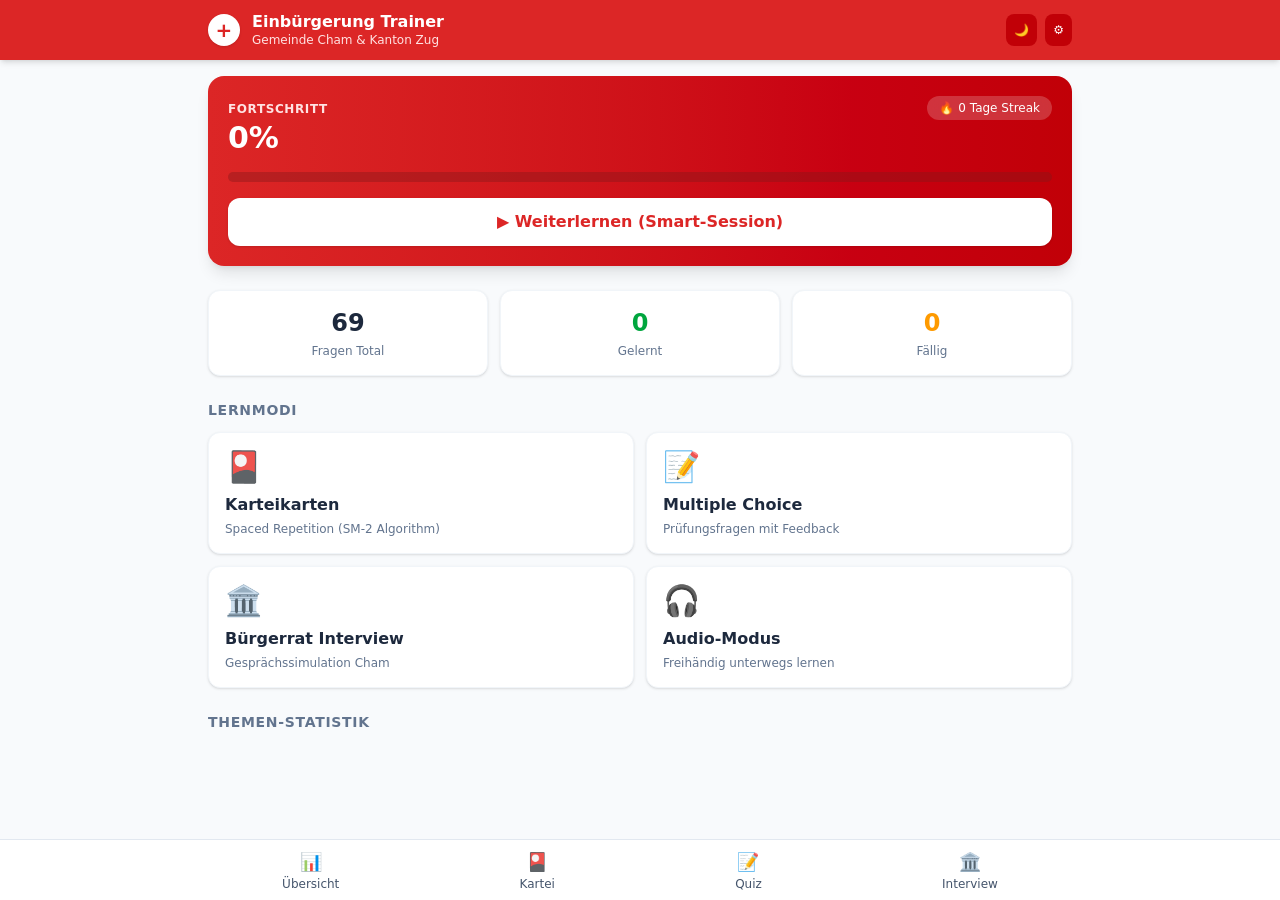
<file: index.html>
<!DOCTYPE html>
<html lang="de-CH">
<head>
  <meta charset="UTF-8">
  <meta name="viewport" content="width=device-width, initial-scale=1.0, maximum-scale=1.0, user-scalable=no">
  <meta name="theme-color" content="#dc2626">
  <title>Einbürgerung Trainer – Cham & Zug</title>
  <link rel="manifest" href="manifest.webmanifest">
  <link rel="icon" href="icon-192.png" type="image/png">
  <link rel="stylesheet" href="tailwind-offline.css">
  <style>
    /* Custom CSS for Animations & Touch Ergonomics */
    .card-flip {
      perspective: 1000px;
    }
    .card-inner {
      transition: transform 0.6s;
      transform-style: preserve-3d;
    }
    .card-inner.flipped {
      transform: rotateY(180deg);
    }
    .card-front, .card-back {
      backface-visibility: hidden;
      -webkit-backface-visibility: hidden;
    }
    .card-back {
      transform: rotateY(180deg);
    }
    /* Touch Target Optimization */
    button, a {
      touch-action: manipulation;
    }
  </style>
</head>
<body class="bg-slate-50 dark:bg-slate-900 text-slate-800 dark:text-slate-100 min-h-screen flex flex-col font-sans transition-colors duration-200 select-none">

  <!-- Top Navigation Header -->
  <header class="bg-swiss-red text-white shadow-md sticky top-0 z-50">
    <div class="max-w-4xl mx-auto px-4 py-3 flex items-center justify-between">
      <div class="flex items-center space-x-3 cursor-pointer" onclick="app.showScreen('dashboard')">
        <div class="bg-white text-swiss-red font-bold w-8 h-8 rounded-full flex items-center justify-center text-xl shadow">+</div>
        <div>
          <h1 class="font-bold text-base leading-tight">Einbürgerung Trainer</h1>
          <p class="text-xs text-red-100">Gemeinde Cham & Kanton Zug</p>
        </div>
      </div>
      <div class="flex items-center space-x-2">
        <button id="themeToggleBtn" onclick="app.toggleDarkMode()" class="p-2 rounded-lg bg-red-700 hover:bg-red-800 text-xs flex items-center space-x-1">
          <span id="themeIcon">🌙</span>
        </button>
        <button onclick="app.showScreen('settings')" class="p-2 rounded-lg bg-red-700 hover:bg-red-800 text-xs">
          ⚙️
        </button>
      </div>
    </div>
  </header>

  <!-- Update Banner (PWA Cache Refresh) -->
  <div id="updateBanner" class="hidden bg-amber-500 text-white text-xs px-4 py-2 text-center flex justify-between items-center max-w-4xl mx-auto w-full">
    <span>Neue Version verfügbar!</span>
    <button onclick="window.location.reload()" class="bg-white text-amber-800 px-3 py-1 rounded font-bold shadow">Aktualisieren</button>
  </div>

  <!-- Main Content Container -->
  <main class="flex-1 max-w-4xl w-full mx-auto p-4 pb-24">

    <!-- 1. DASHBOARD SCREEN -->
    <section id="screen-dashboard" class="space-y-6">
      <!-- Streak & Summary Banner -->
      <div class="bg-gradient-to-r from-swiss-red to-red-700 rounded-2xl p-5 text-white shadow-lg relative overflow-hidden">
        <div class="relative z-10">
          <div class="flex justify-between items-start mb-4">
            <div>
              <span class="text-xs uppercase tracking-wider text-red-100 font-semibold">Fortschritt</span>
              <h2 class="text-3xl font-extrabold" id="dashMasteryPct">0%</h2>
            </div>
            <div class="bg-white/20 backdrop-blur-md px-3 py-1 rounded-full text-xs font-medium flex items-center space-x-1">
              <span>🔥</span>
              <span id="dashStreak">0 Tage Streak</span>
            </div>
          </div>
          <div class="w-full bg-red-900/40 rounded-full h-2.5 mb-4 overflow-hidden">
            <div id="dashProgressBar" class="bg-white h-2.5 rounded-full transition-all duration-500" style="width: 0%"></div>
          </div>
          <button onclick="app.startSmartSession()" class="w-full py-3 bg-white text-swiss-red font-bold rounded-xl shadow hover:bg-red-50 transition active:scale-[0.98]">
            ▶ Weiterlernen (Smart-Session)
          </button>
        </div>
      </div>

      <!-- Quick Stats Grid -->
      <div class="grid grid-cols-3 gap-3">
        <div class="bg-white dark:bg-slate-800 p-4 rounded-xl shadow-sm border border-slate-100 dark:border-slate-700 text-center">
          <div class="text-2xl font-bold text-slate-800 dark:text-slate-100" id="dashTotalQ">0</div>
          <div class="text-xs text-slate-500 dark:text-slate-400 font-medium mt-1">Fragen Total</div>
        </div>
        <div class="bg-white dark:bg-slate-800 p-4 rounded-xl shadow-sm border border-slate-100 dark:border-slate-700 text-center">
          <div class="text-2xl font-bold text-green-600 dark:text-green-400" id="dashLearnedQ">0</div>
          <div class="text-xs text-slate-500 dark:text-slate-400 font-medium mt-1">Gelernt</div>
        </div>
        <div class="bg-white dark:bg-slate-800 p-4 rounded-xl shadow-sm border border-slate-100 dark:border-slate-700 text-center">
          <div class="text-2xl font-bold text-amber-500" id="dashDueQ">0</div>
          <div class="text-xs text-slate-500 dark:text-slate-400 font-medium mt-1">Fällig</div>
        </div>
      </div>

      <!-- Learning Modes Grid -->
      <div>
        <h3 class="text-sm font-bold uppercase tracking-wider text-slate-500 dark:text-slate-400 mb-3">Lernmodi</h3>
        <div class="grid grid-cols-2 gap-3">
          <div onclick="app.showScreen('flashcards')" class="bg-white dark:bg-slate-800 p-4 rounded-xl shadow-sm border border-slate-100 dark:border-slate-700 cursor-pointer hover:border-swiss-red transition">
            <div class="text-3xl mb-2">🎴</div>
            <h4 class="font-bold text-base">Karteikarten</h4>
            <p class="text-xs text-slate-500 dark:text-slate-400 mt-1">Spaced Repetition (SM-2 Algorithm)</p>
          </div>
          <div onclick="app.showScreen('quiz')" class="bg-white dark:bg-slate-800 p-4 rounded-xl shadow-sm border border-slate-100 dark:border-slate-700 cursor-pointer hover:border-swiss-red transition">
            <div class="text-3xl mb-2">📝</div>
            <h4 class="font-bold text-base">Multiple Choice</h4>
            <p class="text-xs text-slate-500 dark:text-slate-400 mt-1">Prüfungsfragen mit Feedback</p>
          </div>
          <div onclick="app.showScreen('interview')" class="bg-white dark:bg-slate-800 p-4 rounded-xl shadow-sm border border-slate-100 dark:border-slate-700 cursor-pointer hover:border-swiss-red transition">
            <div class="text-3xl mb-2">🏛️</div>
            <h4 class="font-bold text-base">Bürgerrat Interview</h4>
            <p class="text-xs text-slate-500 dark:text-slate-400 mt-1">Gesprächssimulation Cham</p>
          </div>
          <div onclick="app.showScreen('walking')" class="bg-white dark:bg-slate-800 p-4 rounded-xl shadow-sm border border-slate-100 dark:border-slate-700 cursor-pointer hover:border-swiss-red transition">
            <div class="text-3xl mb-2">🎧</div>
            <h4 class="font-bold text-base">Audio-Modus</h4>
            <p class="text-xs text-slate-500 dark:text-slate-400 mt-1">Freihändig unterwegs lernen</p>
          </div>
        </div>
      </div>

      <!-- Topic Performance Breakdown -->
      <div>
        <h3 class="text-sm font-bold uppercase tracking-wider text-slate-500 dark:text-slate-400 mb-3">Themen-Statistik</h3>
        <div id="dashTopicList" class="space-y-2">
          <!-- Dynamic Topic Progress Bars -->
        </div>
      </div>
    </section>

    <!-- 2. FLASHCARD SCREEN -->
    <section id="screen-flashcards" class="hidden space-y-4">
      <div class="flex justify-between items-center">
        <button onclick="app.showScreen('dashboard')" class="text-sm text-slate-500 dark:text-slate-400 flex items-center">
          ← Dashboard
        </button>
        <span id="flashcardCounter" class="text-xs font-bold bg-slate-200 dark:bg-slate-700 px-2.5 py-1 rounded-full">0 / 0</span>
      </div>

      <!-- Flashcard Interactive Area -->
      <div id="flashcardContainer" class="card-flip w-full h-80 cursor-pointer" onclick="app.flipCard()">
        <div id="cardInner" class="card-inner relative w-full h-full rounded-2xl shadow-md border border-slate-200 dark:border-slate-700 bg-white dark:bg-slate-800 p-6 flex flex-col justify-between">
          <!-- Front Side -->
          <div class="card-front absolute inset-0 p-6 flex flex-col justify-between bg-white dark:bg-slate-800 rounded-2xl">
            <div>
              <div class="flex justify-between items-center mb-3">
                <span id="fcTopicFront" class="text-xs font-bold text-swiss-red uppercase tracking-wider">Thema</span>
                <span id="fcDiffFront" class="text-xs bg-slate-100 dark:bg-slate-700 px-2 py-0.5 rounded">Mittel</span>
              </div>
              <h3 id="fcQuestionFront" class="text-lg font-bold leading-snug">Frage lädt...</h3>
            </div>
            <div class="text-center text-xs text-slate-400 italic">
              Tippen zum Umdrehen 🔄
            </div>
          </div>

          <!-- Back Side -->
          <div class="card-back absolute inset-0 p-6 flex flex-col justify-between bg-slate-900 text-white rounded-2xl">
            <div class="overflow-y-auto">
              <span id="fcTopicBack" class="text-xs font-bold text-red-400 uppercase tracking-wider">Antwort</span>
              <p id="fcAnswerBack" class="text-base font-semibold mt-2 leading-relaxed">Antworttext...</p>
              <div id="fcExplanationBack" class="mt-3 text-xs text-slate-300 border-t border-slate-700 pt-2">
                Erklärung...
              </div>
            </div>
            <div id="fcSourceBack" class="text-[10px] text-slate-400 text-right italic">
              Quelle...
            </div>
          </div>
        </div>
      </div>

      <!-- SM-2 Rating Buttons -->
      <div id="fcRatingButtons" class="grid grid-cols-4 gap-2 pt-2">
        <button onclick="app.rateFlashcard(1)" class="py-3 bg-red-100 dark:bg-red-950 text-red-700 dark:text-red-300 rounded-xl text-xs font-bold active:scale-95">Nochmal</button>
        <button onclick="app.rateFlashcard(3)" class="py-3 bg-amber-100 dark:bg-amber-950 text-amber-700 dark:text-amber-300 rounded-xl text-xs font-bold active:scale-95">Schwierig</button>
        <button onclick="app.rateFlashcard(4)" class="py-3 bg-blue-100 dark:bg-blue-950 text-blue-700 dark:text-blue-300 rounded-xl text-xs font-bold active:scale-95">Gut</button>
        <button onclick="app.rateFlashcard(5)" class="py-3 bg-green-100 dark:bg-green-950 text-green-700 dark:text-green-300 rounded-xl text-xs font-bold active:scale-95">Einfach</button>
      </div>
    </section>

    <!-- 3. QUIZ SCREEN -->
    <section id="screen-quiz" class="hidden space-y-4">
      <!-- Quiz Header Controls -->
      <div id="quizSetup" class="bg-white dark:bg-slate-800 p-5 rounded-xl border border-slate-200 dark:border-slate-700 space-y-4">
        <h3 class="font-bold text-base">Multiple-Choice Quiz Konfiguration</h3>
        <div>
          <label class="block text-xs font-bold uppercase text-slate-500 mb-1">Themengebiet</label>
          <select id="quizTopicSelect" class="w-full p-2.5 rounded-lg border border-slate-300 dark:border-slate-600 bg-slate-50 dark:bg-slate-700 text-sm">
            <option value="all">Alle Themen gemischt</option>
            <option value="gemeinde_cham">Gemeinde Cham</option>
            <option value="kanton_zug">Kanton Zug</option>
            <option value="politik">Schweizer Politik & Demokratie</option>
            <option value="geschichte">Geschichte</option>
            <option value="geografie">Geografie</option>
            <option value="rechte_pflichten">Rechte und Pflichten</option>
          </select>
        </div>
        <div>
          <label class="block text-xs font-bold uppercase text-slate-500 mb-1">Anzahl Fragen</label>
          <div class="grid grid-cols-4 gap-2">
            <button onclick="app.setQuizLength(5)" class="quiz-len-btn p-2 rounded-lg border text-xs font-bold border-swiss-red bg-red-50 text-swiss-red">5</button>
            <button onclick="app.setQuizLength(10)" class="quiz-len-btn p-2 rounded-lg border text-xs font-bold border-slate-300">10</button>
            <button onclick="app.setQuizLength(20)" class="quiz-len-btn p-2 rounded-lg border text-xs font-bold border-slate-300">20</button>
            <button onclick="app.setQuizLength(999)" class="quiz-len-btn p-2 rounded-lg border text-xs font-bold border-slate-300">Alle</button>
          </div>
        </div>
        <button onclick="app.startQuiz()" class="w-full py-3 bg-swiss-red text-white font-bold rounded-xl shadow">Quiz Starten</button>
      </div>

      <!-- Quiz Execution Card -->
      <div id="quizExecution" class="hidden space-y-4">
        <div class="flex justify-between items-center text-xs font-bold">
          <span id="quizProgressText">Frage 1 von 10</span>
          <span id="quizScoreText" class="text-green-600">Punkte: 0</span>
        </div>
        <div class="bg-white dark:bg-slate-800 p-5 rounded-2xl shadow-sm border border-slate-200 dark:border-slate-700">
          <span id="quizTopicBadge" class="text-[10px] font-bold text-swiss-red uppercase tracking-wider">Thema</span>
          <h3 id="quizQuestionText" class="text-base font-bold mt-1 mb-4">Fragentext lädt...</h3>
          <div id="quizOptionsContainer" class="space-y-2">
            <!-- 4 Multiple Choice Option Buttons -->
          </div>
        </div>

        <!-- Feedback & Explanation Box -->
        <div id="quizFeedbackBox" class="hidden p-4 rounded-xl text-xs space-y-2">
          <div id="quizFeedbackTitle" class="font-bold text-sm"></div>
          <p id="quizExplanationText" class="text-slate-700 dark:text-slate-300"></p>
          <div id="quizSourceText" class="text-[10px] italic text-slate-500"></div>
          <button onclick="app.nextQuizQuestion()" class="w-full py-2.5 bg-slate-900 text-white dark:bg-slate-100 dark:text-slate-900 font-bold rounded-lg mt-2">Nächste Frage →</button>
        </div>
      </div>
    </section>

    <!-- 4. INTERVIEW TRAINER SCREEN -->
    <section id="screen-interview" class="hidden space-y-4">
      <div class="flex justify-between items-center">
        <button onclick="app.showScreen('dashboard')" class="text-sm text-slate-500 dark:text-slate-400">← Dashboard</button>
        <span class="text-xs font-bold bg-red-100 dark:bg-red-900/40 text-swiss-red px-2.5 py-1 rounded-full">Bürgerrat Simulation</span>
      </div>

      <div class="bg-white dark:bg-slate-800 p-6 rounded-2xl shadow-md border border-slate-200 dark:border-slate-700 space-y-4">
        <div class="flex justify-between items-center">
          <span id="intSubtopic" class="text-xs font-bold text-swiss-red uppercase tracking-wider">Gemeindegespräch</span>
          <span id="intTimer" class="font-mono text-sm bg-slate-100 dark:bg-slate-700 px-2 py-1 rounded">⏱️ 00:00</span>
        </div>
        
        <h3 id="intQuestionText" class="text-xl font-bold leading-snug">Warum möchten Sie das Bürgerrecht der Gemeinde Cham erwerben?</h3>
        
        <!-- Action Toolbar -->
        <div class="flex flex-wrap gap-2 pt-2">
          <button id="intMicBtn" onclick="app.toggleInterviewMic()" class="px-3 py-2 bg-slate-100 dark:bg-slate-700 rounded-lg text-xs font-bold flex items-center space-x-1">
            <span>🎙️</span> <span id="intMicText">Antwort Aufnehmen</span>
          </button>
          <button onclick="app.toggleModelAnswer()" class="px-3 py-2 bg-red-50 dark:bg-red-950/40 text-swiss-red rounded-lg text-xs font-bold">
            💡 Musterantwort & Kernpunkte
          </button>
        </div>

        <!-- Speech Recognition Output Box -->
        <div id="intSpeechOutput" class="hidden p-3 bg-slate-50 dark:bg-slate-900 rounded-lg text-xs border border-dashed border-slate-300 dark:border-slate-700">
          <span class="text-[10px] text-slate-400 block font-bold mb-1">IHRE GESPROCHENE ANTWORT (LOKAL):</span>
          <p id="intSpeechTranscript" class="italic text-slate-700 dark:text-slate-300">Sprechen Sie jetzt...</p>
        </div>

        <!-- Model Answer Container -->
        <div id="intModelAnswerBox" class="hidden p-4 bg-slate-50 dark:bg-slate-900 rounded-xl space-y-3 text-xs border border-slate-200 dark:border-slate-700">
          <div>
            <span class="font-bold text-slate-900 dark:text-slate-100 block mb-1">Musterantwort (Empfohlen):</span>
            <p id="intModelAnswer" class="text-slate-700 dark:text-slate-300 leading-relaxed"></p>
          </div>
          <div>
            <span class="font-bold text-slate-900 dark:text-slate-100 block mb-1">Erwartete Kernpunkte des Bürgerrats:</span>
            <ul id="intKeyPoints" class="list-disc pl-4 space-y-1 text-slate-600 dark:text-slate-400"></ul>
          </div>
        </div>

        <!-- Self Evaluation Rating -->
        <div class="pt-4 border-t border-slate-100 dark:border-slate-700">
          <span class="text-xs font-bold block mb-2 text-center text-slate-500">Wie sicher haben Sie geantwortet?</span>
          <div class="grid grid-cols-3 gap-2">
            <button onclick="app.rateInterview(1)" class="py-2.5 bg-red-100 text-red-700 rounded-lg text-xs font-bold">Unsicher 😟</button>
            <button onclick="app.rateInterview(2)" class="py-2.5 bg-amber-100 text-amber-700 rounded-lg text-xs font-bold">Teilweise 😐</button>
            <button onclick="app.rateInterview(3)" class="py-2.5 bg-green-100 text-green-700 rounded-lg text-xs font-bold">Sicher 😀</button>
          </div>
        </div>
      </div>
    </section>

    <!-- 5. WALKING & AUDIO SCREEN -->
    <section id="screen-walking" class="hidden space-y-4">
      <div class="flex justify-between items-center">
        <button onclick="app.showScreen('dashboard')" class="text-sm text-slate-500 dark:text-slate-400">← Dashboard</button>
        <span class="text-xs font-bold bg-purple-100 dark:bg-purple-900/40 text-purple-600 dark:text-purple-300 px-2.5 py-1 rounded-full">Audio Walking Mode</span>
      </div>

      <div class="bg-white dark:bg-slate-800 p-6 rounded-2xl shadow-md border border-slate-200 dark:border-slate-700 text-center space-y-6">
        <div class="w-20 h-20 bg-red-50 dark:bg-red-950/50 rounded-full flex items-center justify-center mx-auto text-4xl shadow-inner">
          🎧
        </div>

        <div>
          <h3 id="walkQuestionTitle" class="text-lg font-bold">Audio-Lernsession bereit</h3>
          <p id="walkStatusSub" class="text-xs text-slate-500 mt-1">Liest Fragen & Antworten auf Deutsch vor</p>
        </div>

        <!-- Audio Settings Slider Controls -->
        <div class="grid grid-cols-2 gap-4 text-left bg-slate-50 dark:bg-slate-900 p-4 rounded-xl text-xs">
          <div>
            <label class="block font-bold mb-1">Sprechgeschwindigkeit</label>
            <input type="range" id="walkRate" min="0.7" max="1.3" step="0.1" value="1.0" class="w-full">
          </div>
          <div>
            <label class="block font-bold mb-1">Pause vor Antwort (Sek)</label>
            <input type="range" id="walkPause" min="2" max="10" step="1" value="4" class="w-full">
          </div>
        </div>

        <!-- Playback Controls -->
        <div class="flex justify-center space-x-4">
          <button id="walkPlayBtn" onclick="app.toggleWalkingAudio()" class="w-16 h-16 bg-swiss-red text-white rounded-full flex items-center justify-center text-2xl shadow-lg active:scale-95">
            ▶
          </button>
          <button onclick="app.nextWalkingQuestion()" class="w-16 h-16 bg-slate-200 dark:bg-slate-700 text-slate-800 dark:text-slate-100 rounded-full flex items-center justify-center text-xl shadow active:scale-95">
            ⏭
          </button>
        </div>
      </div>
    </section>

    <!-- 6. SETTINGS & DATA MANAGEMENT SCREEN -->
    <section id="screen-settings" class="hidden space-y-6">
      <div class="flex justify-between items-center">
        <h2 class="text-lg font-bold">Einstellungen & Daten</h2>
        <button onclick="app.showScreen('dashboard')" class="text-sm text-slate-500">Schliessen</button>
      </div>

      <!-- Import / Export Section -->
      <div class="bg-white dark:bg-slate-800 p-5 rounded-xl border border-slate-200 dark:border-slate-700 space-y-4">
        <h3 class="font-bold text-sm">NotebookLM Fragen-Import</h3>
        <p class="text-xs text-slate-500">Importieren Sie JSON-Fragendateien aus Ihren NotebookLM Extraktionen offline.</p>
        
        <input type="file" id="jsonFileInput" accept=".json" class="hidden" onchange="app.handleFileImport(event)">
        <div class="flex gap-2">
          <button onclick="document.getElementById('jsonFileInput').click()" class="flex-1 py-2.5 bg-slate-900 dark:bg-slate-100 dark:text-slate-900 text-white rounded-lg text-xs font-bold">
            📥 JSON Datei Wählen
          </button>
          <button onclick="app.exportData()" class="flex-1 py-2.5 border border-slate-300 dark:border-slate-600 rounded-lg text-xs font-bold">
            📤 Backup Exportieren
          </button>
        </div>
        <div id="importStatus" class="text-xs hidden p-3 rounded-lg"></div>
      </div>

      <!-- Danger Zone -->
      <div class="bg-white dark:bg-slate-800 p-5 rounded-xl border border-red-200 dark:border-red-900/50 space-y-3">
        <h3 class="font-bold text-sm text-swiss-red">Fortschritt Zurücksetzen</h3>
        <p class="text-xs text-slate-500">Löscht alle lokal gespeicherten SM-2 Lernwerte und Quiz-Ergebnisse.</p>
        <button onclick="app.resetProgress()" class="w-full py-2.5 bg-red-50 text-swiss-red border border-red-200 rounded-lg text-xs font-bold">
          ⚠️ Lernfortschritt komplett löschen
        </button>
      </div>
    </section>

  </main>

  <!-- Bottom Navigation Bar (Mobile Ergonomics) -->
  <nav class="fixed bottom-0 left-0 right-0 bg-white dark:bg-slate-800 border-t border-slate-200 dark:border-slate-700 z-40">
    <div class="max-w-4xl mx-auto flex justify-around py-2">
      <button onclick="app.showScreen('dashboard')" class="flex flex-col items-center text-xs text-slate-600 dark:text-slate-400 focus:text-swiss-red">
        <span class="text-lg">📊</span>
        <span>Übersicht</span>
      </button>
      <button onclick="app.showScreen('flashcards')" class="flex flex-col items-center text-xs text-slate-600 dark:text-slate-400 focus:text-swiss-red">
        <span class="text-lg">🎴</span>
        <span>Kartei</span>
      </button>
      <button onclick="app.showScreen('quiz')" class="flex flex-col items-center text-xs text-slate-600 dark:text-slate-400 focus:text-swiss-red">
        <span class="text-lg">📝</span>
        <span>Quiz</span>
      </button>
      <button onclick="app.showScreen('interview')" class="flex flex-col items-center text-xs text-slate-600 dark:text-slate-400 focus:text-swiss-red">
        <span class="text-lg">🏛️</span>
        <span>Interview</span>
      </button>
    </div>
  </nav>

  <!-- Application Logic & Service Worker Registration Script -->
  <script src="learning-queue.js"></script>
  <script src="app.js"></script>
</body>
</html>
</file>
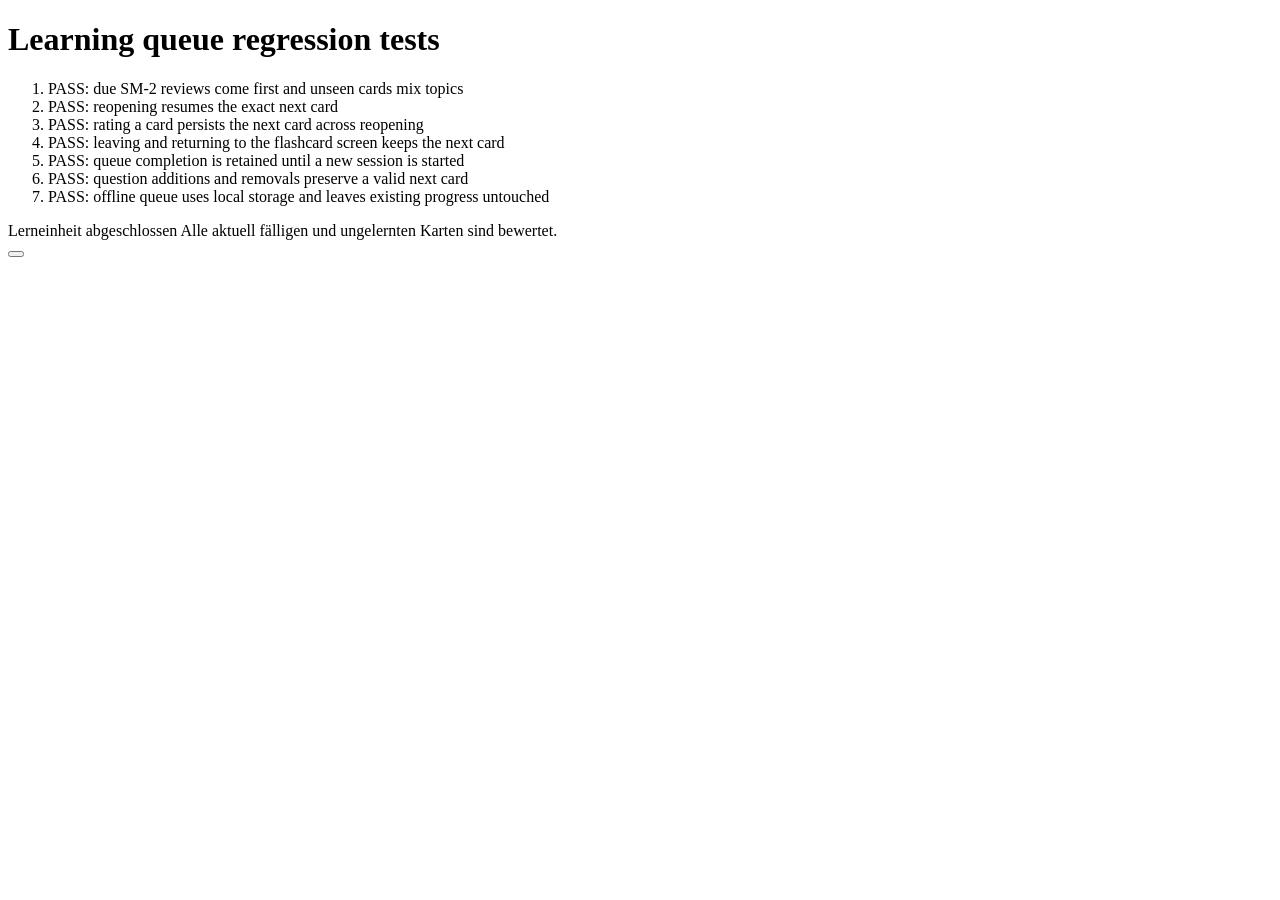
<file: tests/learning-queue.browser.html>
<!doctype html>
<html lang="en">
<meta charset="utf-8">
<title>Learning queue regression tests</title>
<h1>Learning queue regression tests</h1>
<ol id="results"></ol>
<main>
  <section id="screen-dashboard" class="hidden"></section>
  <section id="screen-flashcards" class="hidden"></section>
</main>
<span id="flashcardCounter"></span>
<span id="fcTopicFront"></span>
<span id="fcDiffFront"></span>
<span id="fcQuestionFront"></span>
<span id="fcTopicBack"></span>
<span id="fcAnswerBack"></span>
<span id="fcExplanationBack"></span>
<span id="fcSourceBack"></span>
<div id="fcRatingButtons"><button></button></div>
<div id="cardInner"></div>
<script src="../learning-queue.js"></script>
<script src="../app.js"></script>
<script>
  window.onload = null;
  const results = document.getElementById('results');
  const now = Date.parse('2030-01-15T12:00:00.000Z');

  class MemoryStorage {
    constructor() {
      this.values = new Map([['einbuergerungProgress', 'preserve']]);
    }

    getItem(key) {
      return this.values.get(key) || null;
    }

    setItem(key, value) {
      this.values.set(key, value);
    }
  }

  function assert(condition, message) {
    if (!condition) throw new Error(message);
  }

  function questions(entries) {
    return entries.map(([id, topic]) => ({
      id,
      topic,
      type: 'flashcard',
      question: `Question ${id}`,
      correct_answer: `Answer ${id}`,
      source: { title: 'Test source', year: 2030 }
    }));
  }

  async function run(name, callback) {
    const item = document.createElement('li');
    try {
      await callback();
      item.textContent = `PASS: ${name}`;
    } catch (error) {
      item.textContent = `FAIL: ${name} - ${error.message}`;
      item.style.color = 'red';
    }
    results.appendChild(item);
  }

  (async () => {
  await run('due SM-2 reviews come first and unseen cards mix topics', () => {
    const cards = questions([
      ['due-later', 'Due'],
      ['topic-a-1', 'A'],
      ['due-first', 'Due'],
      ['topic-b-1', 'B'],
      ['topic-a-2', 'A'],
      ['topic-c-1', 'C']
    ]);
    const progress = new Map([
      ['due-later', { dueDate: new Date(now - 1000).toISOString() }],
      ['due-first', { dueDate: new Date(now - 10000).toISOString() }]
    ]);
    const state = new LearningQueue(new MemoryStorage(), () => 0.37).startNew(cards, progress, now);
    assert(state.pendingQuestionIds[0] === 'due-first', 'oldest due review was not first');
    assert(state.pendingQuestionIds[1] === 'due-later', 'second due review was not prioritized');
    const topics = state.pendingQuestionIds.slice(2).map(id => cards.find(card => card.id === id).topic);
    assert(topics[0] !== topics[1] && topics[1] !== topics[2], 'unseen topics were not interleaved');

    const sameDueDate = new Map([
      ['due-a', { dueDate: new Date(now - 1000).toISOString() }],
      ['due-b', { dueDate: new Date(now - 1000).toISOString() }]
    ]);
    const tiedCards = questions([['due-a', 'Due'], ['due-b', 'Due']]);
    const firstOrder = new LearningQueue(new MemoryStorage(), () => 0).startNew(tiedCards, sameDueDate, now);
    const secondOrder = new LearningQueue(new MemoryStorage(), () => 0.99).startNew(tiedCards, sameDueDate, now);
    assert(firstOrder.pendingQuestionIds[0] !== secondOrder.pendingQuestionIds[0], 'tied reviews used fixed order');
  });

  await run('reopening resumes the exact next card', () => {
    const storage = new MemoryStorage();
    const cards = questions([['a', 'A'], ['b', 'B'], ['c', 'C']]);
    const first = new LearningQueue(storage, () => 0.4);
    const session = first.startNew(cards, new Map(), now);
    const completedId = session.pendingQuestionIds[0];
    const nextId = session.pendingQuestionIds[1];
    first.completeCurrent(completedId, now + 1);
    const reopened = new LearningQueue(storage, () => 0.9).load(cards, new Map(), now + 2);
    assert(reopened.pendingQuestionIds[0] === nextId, 'queue did not resume at next card');
  });

  await run('rating a card persists the next card across reopening', async () => {
    const storage = new MemoryStorage();
    const cards = questions([['a', 'A'], ['b', 'B'], ['c', 'C']]);
    app.questions = cards;
    app.progressMap = new Map();
    app.learningQueueStore = new LearningQueue(storage, () => 0.3);
    app.learningQueue = app.learningQueueStore.load(cards, app.progressMap, now);
    app.flashcardQuestions = app.learningQueue.pendingQuestionIds.map(
      id => cards.find(card => card.id === id)
    );
    app.currentFCIndex = 0;
    app.db = { saveProgress: async () => {} };
    app.calculateSM2 = () => ({
      repetitions: 1,
      interval: 1,
      easinessFactor: 2.5,
      dueDate: new Date(now + 86400000).toISOString()
    });
    app.updateDashboard = () => {};
    const nextId = app.flashcardQuestions[1].id;
    const originalSetTimeout = window.setTimeout;
    window.setTimeout = callback => {
      callback();
      return 0;
    };
    try {
      await app.rateFlashcard(4);
    } finally {
      window.setTimeout = originalSetTimeout;
    }

    const restored = new LearningQueue(storage, () => 0.9).load(cards, app.progressMap, now + 1);
    assert(restored.pendingQuestionIds[0] === nextId, 'rating did not persist the next card');
  });

  await run('leaving and returning to the flashcard screen keeps the next card', () => {
    const storage = new MemoryStorage();
    const cards = questions([['a', 'A'], ['b', 'B'], ['c', 'C'], ['d', 'D']]);
    const progress = new Map(
      ['a', 'b', 'c'].map(id => [
        id,
        { dueDate: new Date(now - 1000).toISOString() }
      ])
    );
    let randomValue = 0;
    app.questions = cards;
    app.progressMap = progress;
    app.learningQueueStore = new LearningQueue(storage, () => randomValue);
    app.learningQueue = app.learningQueueStore.load(cards, app.progressMap, now);
    app.updateDashboard = () => {};
    const expectedOrder = [...app.learningQueue.pendingQuestionIds];
    randomValue = 0.99;

    app.startSmartSession();
    assert(
      JSON.stringify(app.learningQueue.pendingQuestionIds) === JSON.stringify(expectedOrder),
      `Smart-Session changed the saved queue order: ${expectedOrder} -> ${app.learningQueue.pendingQuestionIds}`
    );
    app.showScreen('flashcards');
    app.showScreen('dashboard');
    app.showScreen('flashcards');
    assert(
      JSON.stringify(app.learningQueue.pendingQuestionIds) === JSON.stringify(expectedOrder),
      'navigation reset the queue order'
    );
  });

  await run('queue completion is retained until a new session is started', async () => {
    const queue = new LearningQueue(new MemoryStorage(), () => 0.5);
    const cards = questions([['a', 'A']]);
    const progress = new Map();
    const state = queue.startNew(cards, progress, now);
    const initialCount = state.pendingQuestionIds.length;
    progress.set('a', {
      id: 'a',
      lastReviewed: new Date().toISOString(),
      dueDate: new Date(now + 86400000).toISOString()
    });
    queue.completeCurrent('a', now + 2);
    assert(queue.load(cards, progress, now + 3).completed, 'completed queue reopened as active');
    app.questions = cards;
    app.progressMap = progress;
    app.learningQueueStore = queue;
    app.learningQueue = queue.state;
    app.updateDashboard = () => {};
    app.startSmartSession();
    assert(!app.learningQueue.completed, 'Smart-Session did not start a new queue');
    assert(initialCount === 1, 'initial queue was not created');

    app.db = { saveProgress: async () => {} };
    app.calculateSM2 = () => ({
      repetitions: 2,
      interval: 6,
      easinessFactor: 2.5,
      dueDate: new Date(Date.now() + 86400000).toISOString()
    });
    const originalSetTimeout = window.setTimeout;
    window.setTimeout = callback => {
      callback();
      return 0;
    };
    try {
      await app.rateFlashcard(4);
    } finally {
      window.setTimeout = originalSetTimeout;
    }
    assert(
      document.getElementById('fcQuestionFront').textContent.includes('Alle aktuell fälligen'),
      'completed session did not show its completion state'
    );
    assert(
      document.getElementById('fcRatingButtons').classList.contains('hidden'),
      'ratings remained available after queue completion'
    );
  });

  await run('question additions and removals preserve a valid next card', () => {
    const queue = new LearningQueue(new MemoryStorage(), () => 0.3);
    const initial = queue.startNew(questions([['a', 'A'], ['b', 'B']]), new Map(), now);
    const nextId = initial.pendingQuestionIds[0];
    const reconciled = queue.reconcile(questions([[nextId, 'A'], ['new', 'C']]), new Map(), now + 1);
    assert(reconciled.pendingQuestionIds[0] === nextId, 'next card changed unexpectedly');
    assert(reconciled.pendingQuestionIds.includes('new'), 'new card was not added');
    assert(reconciled.pendingQuestionIds.every(id => id === nextId || id === 'new'), 'removed card remains queued');
  });

  await run('offline queue uses local storage and leaves existing progress untouched', () => {
    const originalFetch = window.fetch;
    try {
      window.fetch = undefined;
      const storage = new MemoryStorage();
      const cards = questions([['a', 'A'], ['b', 'B']]);
      const state = new LearningQueue(storage, () => 0.5).startNew(cards, new Map(), now);
      const restored = new LearningQueue(storage, () => 0.1).load(cards, new Map(), now + 1);
      assert(JSON.stringify(restored.pendingQuestionIds) === JSON.stringify(state.pendingQuestionIds), 'offline restore failed');
      assert(storage.getItem('einbuergerungProgress') === 'preserve', 'existing progress key changed');
    } finally {
      window.fetch = originalFetch;
    }
  });
  })();
</script>
</file>
